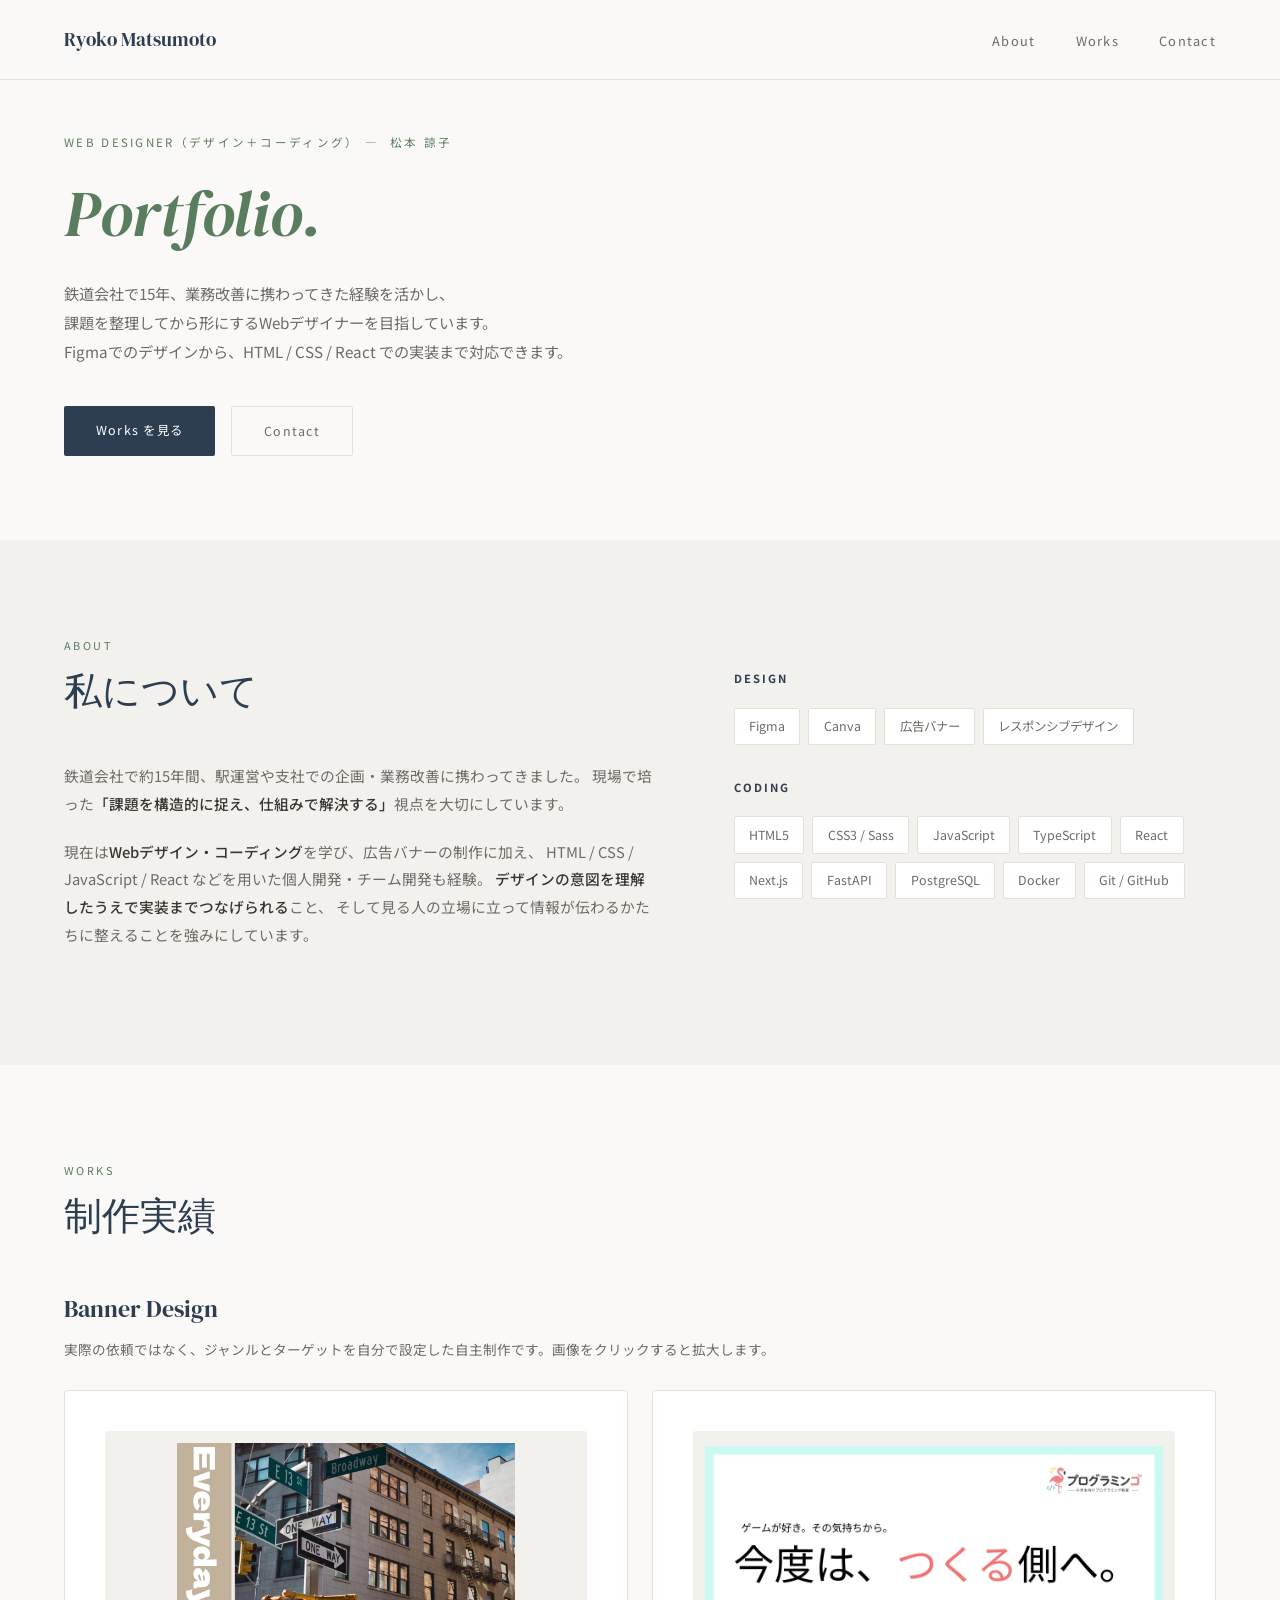
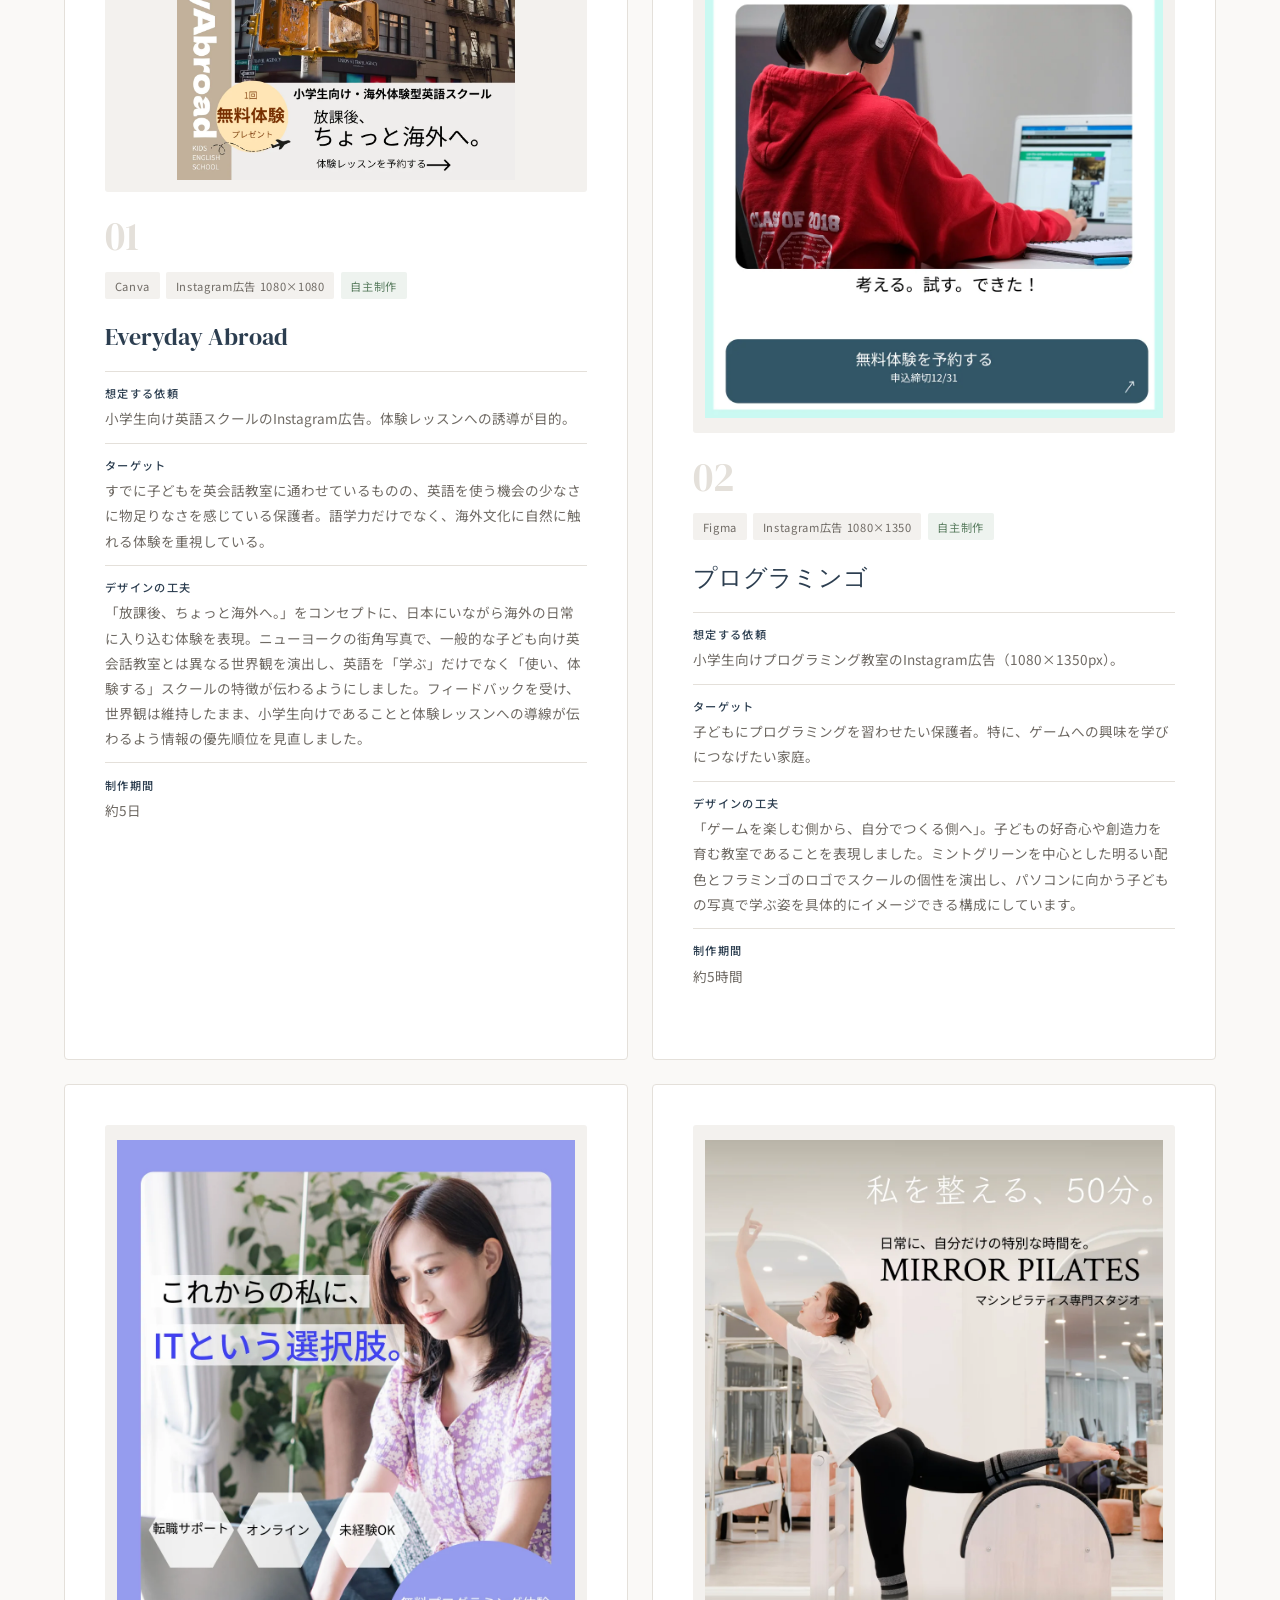
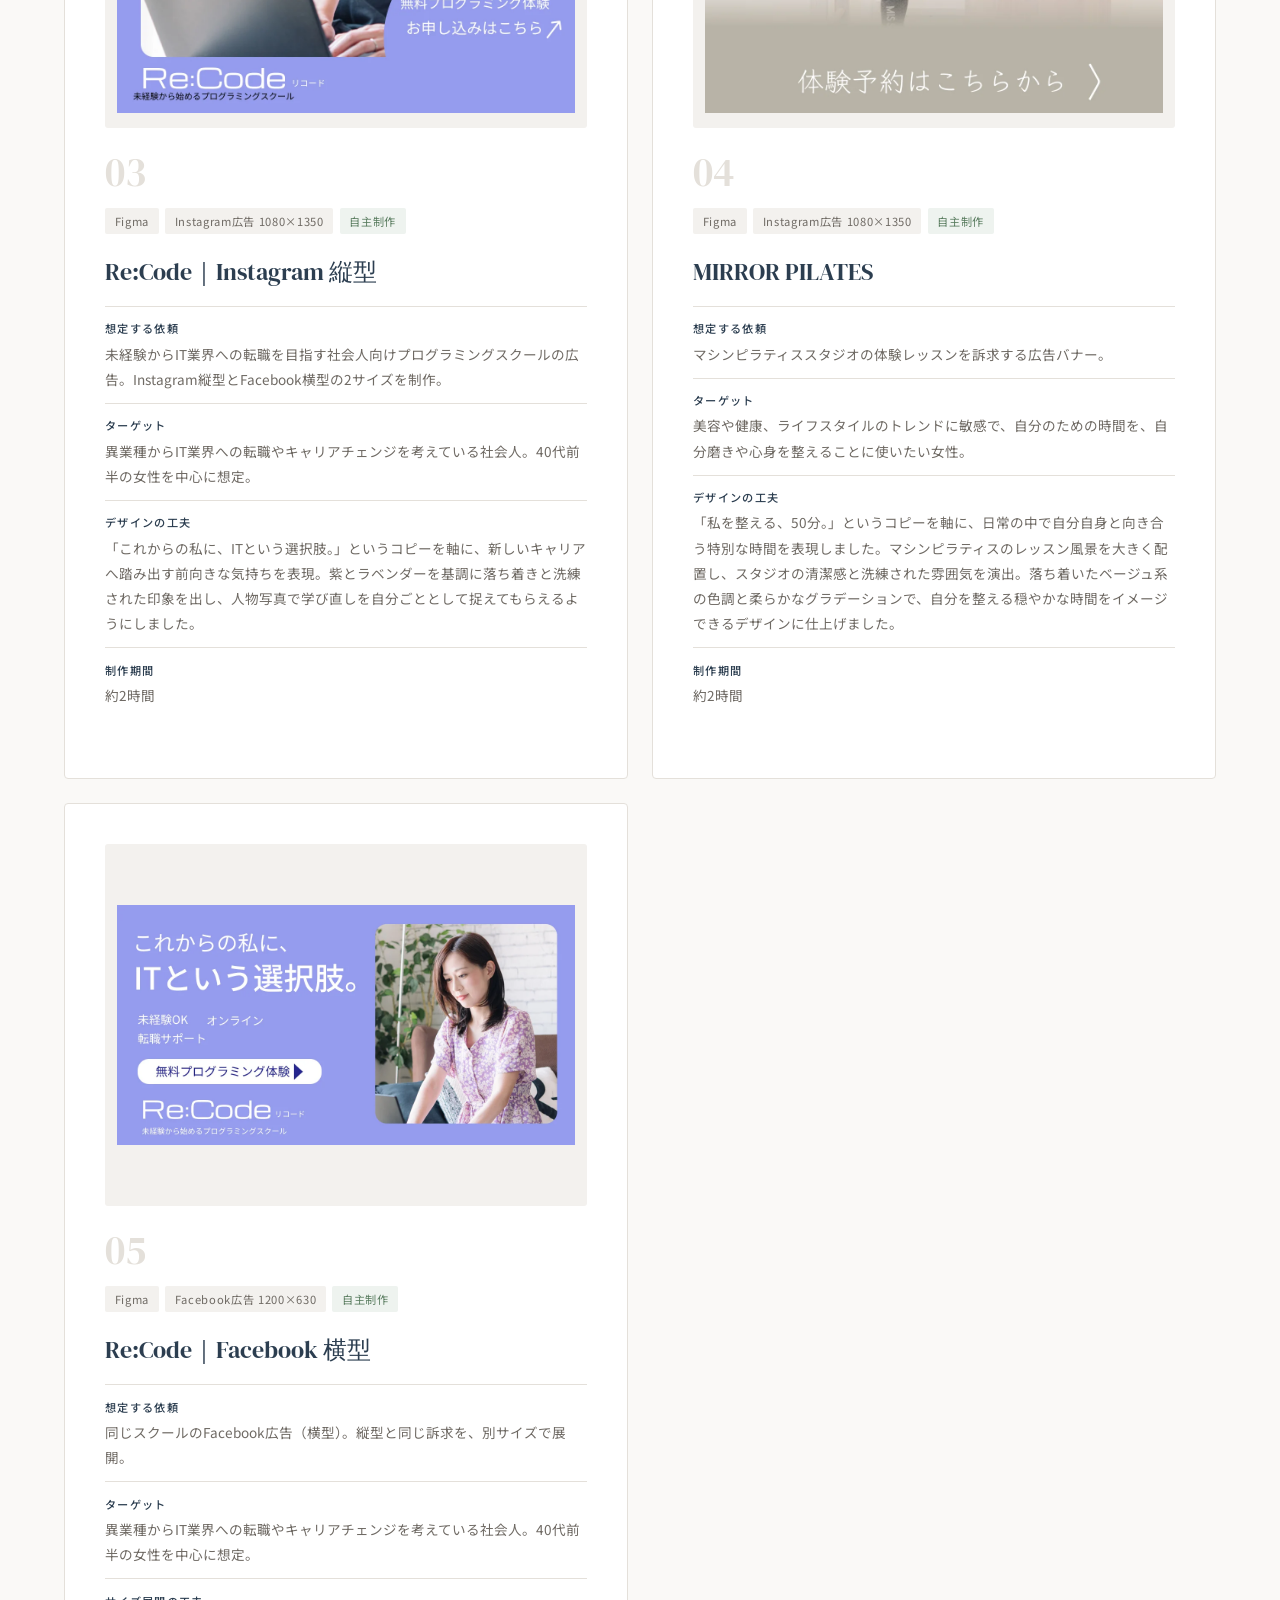
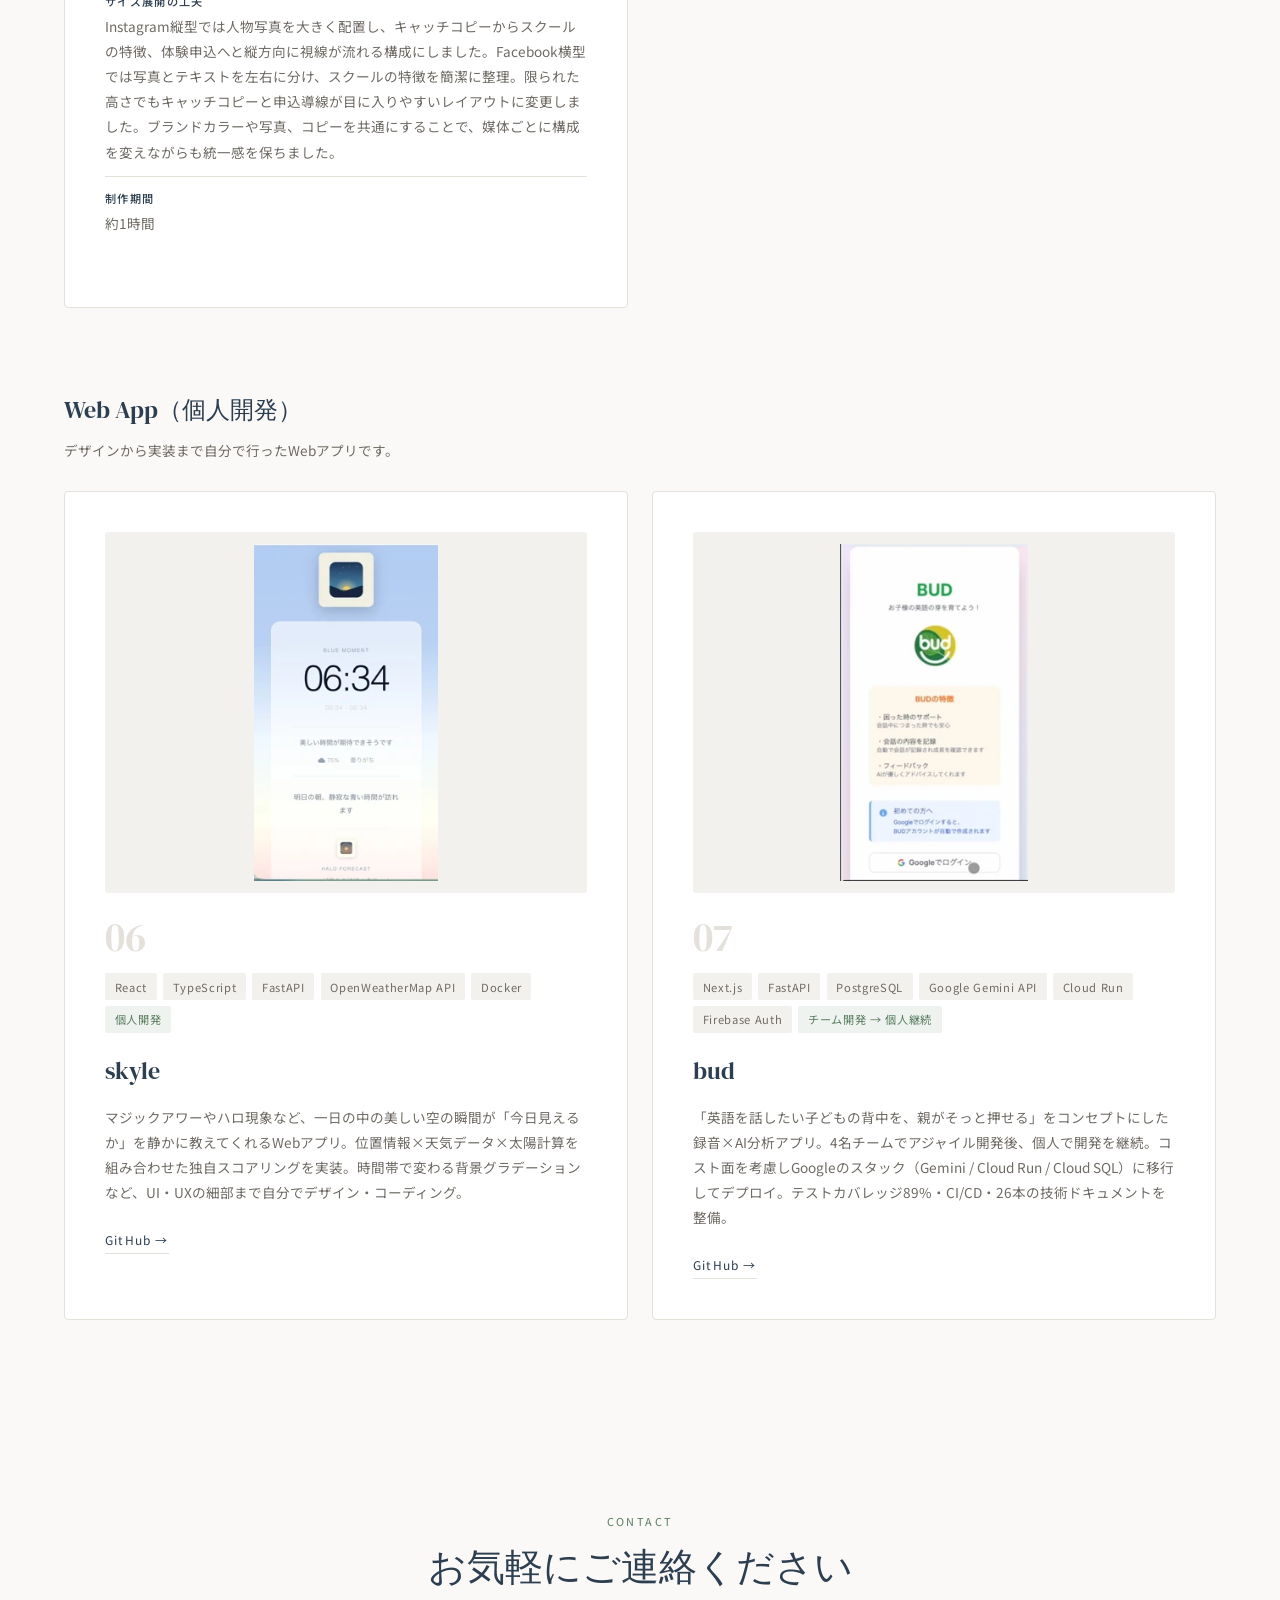
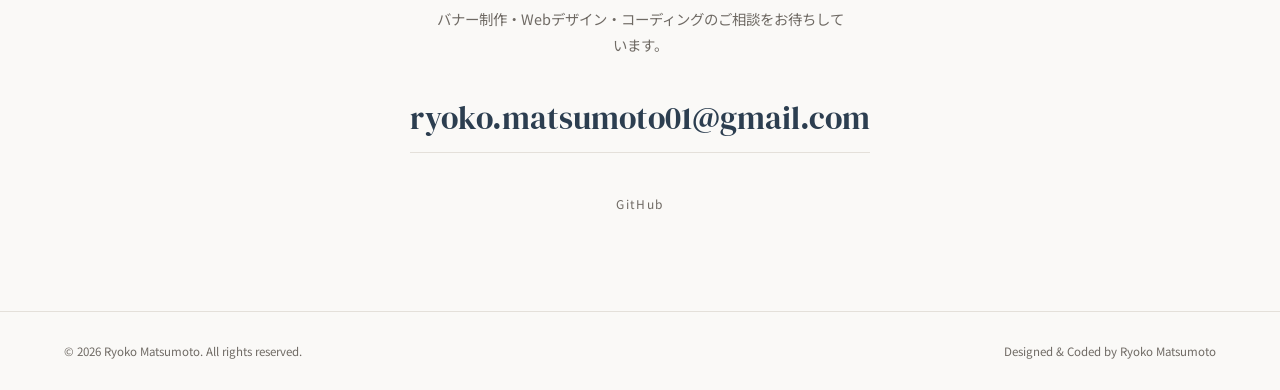
<file: index.html>
<!doctype html>
<html lang="ja">
  <head>
    <meta charset="UTF-8" />
    <meta name="viewport" content="width=device-width, initial-scale=1.0" />
    <title>
      Portfolio | 松本 諒子 — Webデザイナー（デザイン＋コーディング）
    </title>
    <meta
      name="description"
      content="鉄道会社で15年、業務改善に携わってきたWebデザイナー（デザイン＋コーディング）。課題を整理してから形にする。バナー制作とWebアプリ開発の作品をまとめています。"
    />
    <link
      rel="canonical"
      href="https://ryokomatsumoto929.github.io/portfolio/"
    />

    <meta property="og:type" content="website" />
    <meta property="og:site_name" content="Ryoko Matsumoto | Portfolio" />
    <meta property="og:title" content="Portfolio | 松本 諒子" />
    <meta
      property="og:description"
      content="課題を整理してから形にする、Webデザイナー（デザイン＋コーディング）のポートフォリオ。"
    />
    <meta
      property="og:url"
      content="https://ryokomatsumoto929.github.io/portfolio/"
    />
    <meta
      property="og:image"
      content="https://ryokomatsumoto929.github.io/portfolio/OGP.png"
    />
    <meta name="twitter:card" content="summary_large_image" />

    <link rel="icon" href="favicon.svg" type="image/svg+xml" />
    <link rel="icon" href="favicon-32.png" sizes="32x32" type="image/png" />
    <link rel="apple-touch-icon" href="apple-touch-icon.png" />

    <link rel="stylesheet" href="style.css" />
  </head>
  <body id="top">
    <header>
      <nav>
        <p>Ryoko Matsumoto</p>
        <ul>
          <li><a href="#about">About</a></li>
          <li><a href="#works">Works</a></li>
          <li><a href="#contact">Contact</a></li>
        </ul>
      </nav>
    </header>

    <main>
      <section id="home">
        <div>
          <p>Web Designer（デザイン＋コーディング）&nbsp;—&nbsp; 松本 諒子</p>
          <h1><em>Portfolio.</em></h1>
          <p>
            鉄道会社で15年、業務改善に携わってきた経験を活かし、<br />課題を整理してから形にするWebデザイナーを目指しています。<br />Figmaでのデザインから、HTML
            / CSS / React での実装まで対応できます。
          </p>
          <div>
            <a href="#works">Works を見る</a>
            <a href="#contact">Contact</a>
          </div>
        </div>
      </section>

      <section id="about">
        <p>About</p>
        <div>
          <div>
            <h2>私について</h2>
            <p>
              鉄道会社で約15年間、駅運営や支社での企画・業務改善に携わってきました。
              現場で培った<strong>「課題を構造的に捉え、仕組みで解決する」</strong>視点を大切にしています。
            </p>
            <p>
              現在は<strong>Webデザイン・コーディング</strong>を学び、広告バナーの制作に加え、
              HTML / CSS / JavaScript / React
              などを用いた個人開発・チーム開発も経験。
              <strong>デザインの意図を理解したうえで実装までつなげられる</strong
              >こと、
              そして見る人の立場に立って情報が伝わるかたちに整えることを強みにしています。
            </p>
          </div>
          <div>
            <div>
              <h3>Design</h3>
              <ul>
                <li>Figma</li>
                <li>Canva</li>
                <li>広告バナー</li>
                <li>レスポンシブデザイン</li>
              </ul>
            </div>
            <div>
              <h3>Coding</h3>
              <ul>
                <li>HTML5</li>
                <li>CSS3 / Sass</li>
                <li>JavaScript</li>
                <li>TypeScript</li>
                <li>React</li>
                <li>Next.js</li>
                <li>FastAPI</li>
                <li>PostgreSQL</li>
                <li>Docker</li>
                <li>Git / GitHub</li>
              </ul>
            </div>
          </div>
        </div>
      </section>

      <section id="works">
        <p>Works</p>
        <h2>制作実績</h2>

        <div>
          <h3>Banner Design</h3>
          <p>
            実際の依頼ではなく、ジャンルとターゲットを自分で設定した自主制作です。画像をクリックすると拡大します。
          </p>
          <div>
            <article>
              <button type="button" aria-label="Everyday Abroad を拡大して見る">
                <img
                  src="banner-01-everyday-abroad.webp"
                  alt="Everyday Abroad 英語スクール広告バナー"
                  loading="lazy"
                />
              </button>
              <p>01</p>
              <ul>
                <li>Canva</li>
                <li>Instagram広告 1080×1080</li>
                <li>自主制作</li>
              </ul>
              <h4>Everyday Abroad</h4>
              <dl>
                <div>
                  <dt>想定する依頼</dt>
                  <dd>
                    小学生向け英語スクールのInstagram広告。体験レッスンへの誘導が目的。
                  </dd>
                </div>
                <div>
                  <dt>ターゲット</dt>
                  <dd>
                    すでに子どもを英会話教室に通わせているものの、英語を使う機会の少なさに物足りなさを感じている保護者。語学力だけでなく、海外文化に自然に触れる体験を重視している。
                  </dd>
                </div>
                <div>
                  <dt>デザインの工夫</dt>
                  <dd>
                    「放課後、ちょっと海外へ。」をコンセプトに、日本にいながら海外の日常に入り込む体験を表現。ニューヨークの街角写真で、一般的な子ども向け英会話教室とは異なる世界観を演出し、英語を「学ぶ」だけでなく「使い、体験する」スクールの特徴が伝わるようにしました。フィードバックを受け、世界観は維持したまま、小学生向けであることと体験レッスンへの導線が伝わるよう情報の優先順位を見直しました。
                  </dd>
                </div>
                <div>
                  <dt>制作期間</dt>
                  <dd>約5日</dd>
                </div>
              </dl>
            </article>

            <article>
              <button type="button" aria-label="プログラミンゴ を拡大して見る">
                <img
                  src="banner-02-programingo.webp"
                  alt="プログラミンゴ 広告バナー"
                  loading="lazy"
                />
              </button>
              <p>02</p>
              <ul>
                <li>Figma</li>
                <li>Instagram広告 1080×1350</li>
                <li>自主制作</li>
              </ul>
              <h4>プログラミンゴ</h4>
              <dl>
                <div>
                  <dt>想定する依頼</dt>
                  <dd>
                    小学生向けプログラミング教室のInstagram広告（1080×1350px）。
                  </dd>
                </div>
                <div>
                  <dt>ターゲット</dt>
                  <dd>
                    子どもにプログラミングを習わせたい保護者。特に、ゲームへの興味を学びにつなげたい家庭。
                  </dd>
                </div>
                <div>
                  <dt>デザインの工夫</dt>
                  <dd>
                    「ゲームを楽しむ側から、自分でつくる側へ」。子どもの好奇心や創造力を育む教室であることを表現しました。ミントグリーンを中心とした明るい配色とフラミンゴのロゴでスクールの個性を演出し、パソコンに向かう子どもの写真で学ぶ姿を具体的にイメージできる構成にしています。
                  </dd>
                </div>
                <div>
                  <dt>制作期間</dt>
                  <dd>約5時間</dd>
                </div>
              </dl>
            </article>

            <article>
              <button
                type="button"
                aria-label="Re:Code｜Instagram 縦型 を拡大して見る"
              >
                <img
                  src="banner-03-recode-instagram.webp"
                  alt="Re:Code Instagram広告バナー（縦型）"
                  loading="lazy"
                />
              </button>
              <p>03</p>
              <ul>
                <li>Figma</li>
                <li>Instagram広告 1080×1350</li>
                <li>自主制作</li>
              </ul>
              <h4>Re:Code｜Instagram 縦型</h4>
              <dl>
                <div>
                  <dt>想定する依頼</dt>
                  <dd>
                    未経験からIT業界への転職を目指す社会人向けプログラミングスクールの広告。Instagram縦型とFacebook横型の2サイズを制作。
                  </dd>
                </div>
                <div>
                  <dt>ターゲット</dt>
                  <dd>
                    異業種からIT業界への転職やキャリアチェンジを考えている社会人。40代前半の女性を中心に想定。
                  </dd>
                </div>
                <div>
                  <dt>デザインの工夫</dt>
                  <dd>
                    「これからの私に、ITという選択肢。」というコピーを軸に、新しいキャリアへ踏み出す前向きな気持ちを表現。紫とラベンダーを基調に落ち着きと洗練された印象を出し、人物写真で学び直しを自分ごととして捉えてもらえるようにしました。
                  </dd>
                </div>
                <div>
                  <dt>制作期間</dt>
                  <dd>約2時間</dd>
                </div>
              </dl>
            </article>

            <article>
              <button type="button" aria-label="MIRROR PILATES を拡大して見る">
                <img
                  src="banner-04-mirror-pilates.webp"
                  alt="MIRROR PILATES 広告バナー"
                  loading="lazy"
                />
              </button>
              <p>04</p>
              <ul>
                <li>Figma</li>
                <li>Instagram広告 1080×1350</li>
                <li>自主制作</li>
              </ul>
              <h4>MIRROR PILATES</h4>
              <dl>
                <div>
                  <dt>想定する依頼</dt>
                  <dd>
                    マシンピラティススタジオの体験レッスンを訴求する広告バナー。
                  </dd>
                </div>
                <div>
                  <dt>ターゲット</dt>
                  <dd>
                    美容や健康、ライフスタイルのトレンドに敏感で、自分のための時間を、自分磨きや心身を整えることに使いたい女性。
                  </dd>
                </div>
                <div>
                  <dt>デザインの工夫</dt>
                  <dd>
                    「私を整える、50分。」というコピーを軸に、日常の中で自分自身と向き合う特別な時間を表現しました。マシンピラティスのレッスン風景を大きく配置し、スタジオの清潔感と洗練された雰囲気を演出。落ち着いたベージュ系の色調と柔らかなグラデーションで、自分を整える穏やかな時間をイメージできるデザインに仕上げました。
                  </dd>
                </div>
                <div>
                  <dt>制作期間</dt>
                  <dd>約2時間</dd>
                </div>
              </dl>
            </article>

            <article>
              <button
                type="button"
                aria-label="Re:Code｜Facebook 横型 を拡大して見る"
              >
                <img
                  src="banner-05-recode-facebook.webp"
                  alt="Re:Code Facebook広告バナー（横型）"
                  loading="lazy"
                />
              </button>
              <p>05</p>
              <ul>
                <li>Figma</li>
                <li>Facebook広告 1200×630</li>
                <li>自主制作</li>
              </ul>
              <h4>Re:Code｜Facebook 横型</h4>
              <dl>
                <div>
                  <dt>想定する依頼</dt>
                  <dd>
                    同じスクールのFacebook広告（横型）。縦型と同じ訴求を、別サイズで展開。
                  </dd>
                </div>
                <div>
                  <dt>ターゲット</dt>
                  <dd>
                    異業種からIT業界への転職やキャリアチェンジを考えている社会人。40代前半の女性を中心に想定。
                  </dd>
                </div>
                <div>
                  <dt>サイズ展開の工夫</dt>
                  <dd>
                    Instagram縦型では人物写真を大きく配置し、キャッチコピーからスクールの特徴、体験申込へと縦方向に視線が流れる構成にしました。Facebook横型では写真とテキストを左右に分け、スクールの特徴を簡潔に整理。限られた高さでもキャッチコピーと申込導線が目に入りやすいレイアウトに変更しました。ブランドカラーや写真、コピーを共通にすることで、媒体ごとに構成を変えながらも統一感を保ちました。
                  </dd>
                </div>
                <div>
                  <dt>制作期間</dt>
                  <dd>約1時間</dd>
                </div>
              </dl>
            </article>
          </div>
        </div>

        <div>
          <h3>Web App（個人開発）</h3>
          <p>デザインから実装まで自分で行ったWebアプリです。</p>
          <div>
            <article>
              <button type="button" aria-label="skyle を拡大して見る">
                <img src="skyle.webp" alt="skyle のアプリ画面" loading="lazy" />
              </button>
              <p>06</p>
              <ul>
                <li>React</li>
                <li>TypeScript</li>
                <li>FastAPI</li>
                <li>OpenWeatherMap API</li>
                <li>Docker</li>
                <li>個人開発</li>
              </ul>
              <h4>skyle</h4>
              <p>
                マジックアワーやハロ現象など、一日の中の美しい空の瞬間が「今日見えるか」を静かに教えてくれるWebアプリ。位置情報×天気データ×太陽計算を組み合わせた独自スコアリングを実装。時間帯で変わる背景グラデーションなど、UI・UXの細部まで自分でデザイン・コーディング。
              </p>
              <div>
                <a
                  href="https://github.com/ryokomatsumoto929/skyle-app"
                  target="_blank"
                  rel="noopener"
                  >GitHub →</a
                >
              </div>
            </article>

            <article>
              <button type="button" aria-label="bud を拡大して見る">
                <img src="bud.webp" alt="bud のアプリ画面" loading="lazy" />
              </button>
              <p>07</p>
              <ul>
                <li>Next.js</li>
                <li>FastAPI</li>
                <li>PostgreSQL</li>
                <li>Google Gemini API</li>
                <li>Cloud Run</li>
                <li>Firebase Auth</li>
                <li>チーム開発 → 個人継続</li>
              </ul>
              <h4>bud</h4>
              <p>
                「英語を話したい子どもの背中を、親がそっと押せる」をコンセプトにした録音×AI分析アプリ。4名チームでアジャイル開発後、個人で開発を継続。コスト面を考慮しGoogleのスタック（Gemini
                / Cloud Run / Cloud
                SQL）に移行してデプロイ。テストカバレッジ89%・CI/CD・26本の技術ドキュメントを整備。
              </p>
              <div>
                <a
                  href="https://github.com/ms-engineer-bc25-06/BUD-Next"
                  target="_blank"
                  rel="noopener"
                  >GitHub →</a
                >
              </div>
            </article>
          </div>
        </div>
      </section>

      <section id="contact">
        <p>Contact</p>
        <h2>お気軽にご連絡ください</h2>
        <p>バナー制作・Webデザイン・コーディングのご相談をお待ちしています。</p>
        <div>
          <a href="mailto:ryoko.matsumoto01@gmail.com"
            >ryoko.matsumoto01@gmail.com</a
          >
        </div>
        <div>
          <a
            href="https://github.com/ryokomatsumoto929"
            target="_blank"
            rel="noopener"
            >GitHub</a
          >
        </div>
      </section>
    </main>

    <footer>
      <p>© 2026 Ryoko Matsumoto. All rights reserved.</p>
      <p>Designed &amp; Coded by Ryoko Matsumoto</p>
    </footer>

    <dialog aria-label="作品の拡大表示">
      <button type="button">閉じる ✕</button>
      <img alt="" />
    </dialog>

    <script src="script.js"></script>
  </body>
</html>
</file>
<file: style.css>
@import url("reset.css");
@import url("https://fonts.googleapis.com/css2?family=Noto+Sans+JP:wght@300;400;500&family=DM+Serif+Display:ital@0;1&display=swap");
@import url("layout.css");
</file>
